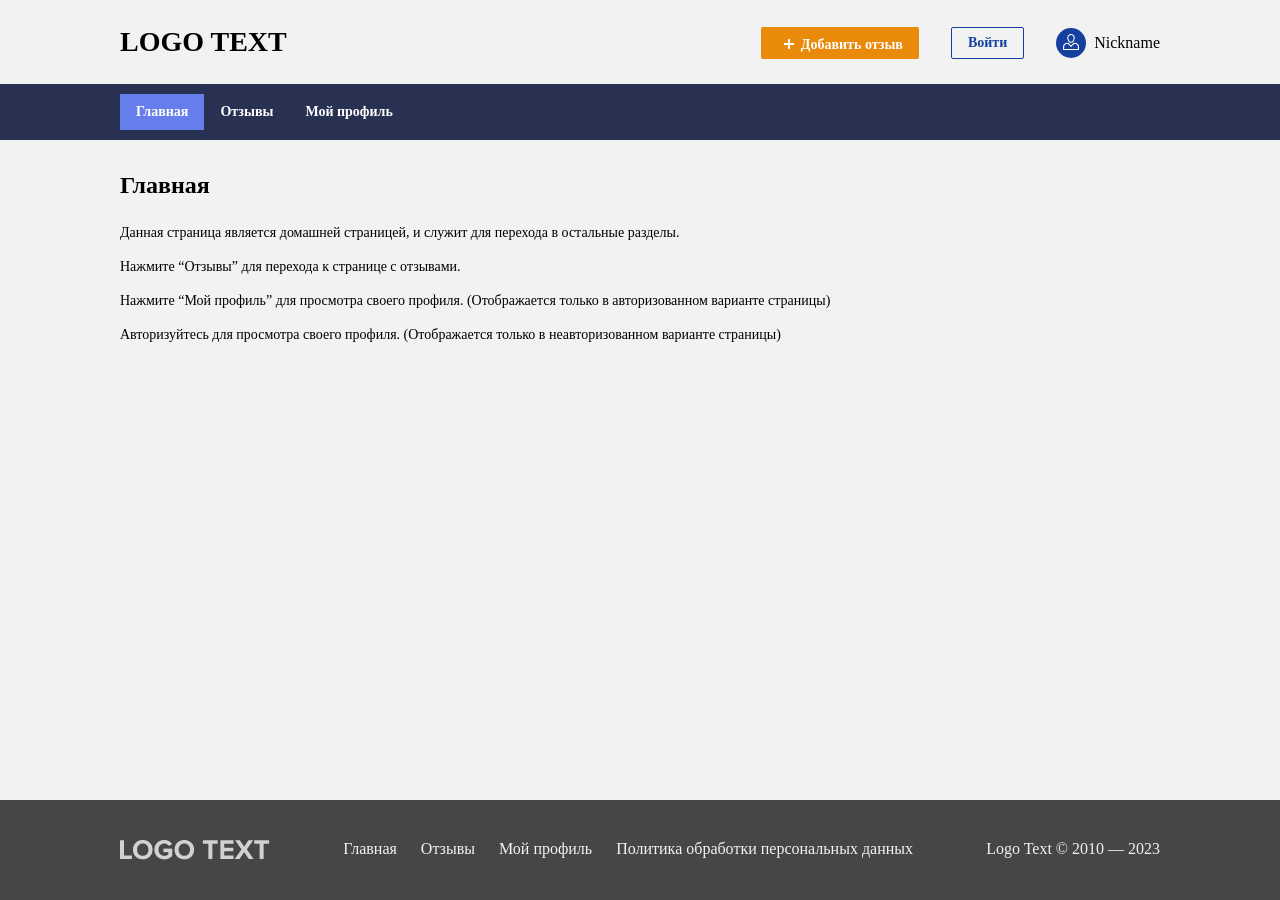
<file: web/index.html>
<!DOCTYPE html>
<html>
    <head>
        <meta charset="utf-8">
        <link rel="stylesheet" href="./css/base.css">
        <link rel="stylesheet" href="./css/header.css">
        <link rel="stylesheet" href="./css/menu.css">
        <link rel="stylesheet" href="./css/footer.css">
        <link rel="stylesheet" href="./css/popup.css">
        <script src="https://ajax.googleapis.com/ajax/libs/jquery/3.6.4/jquery.min.js"></script>
        <script src="./scripts/base.js"></script>
    </head>
    <body>
        <div id="header" class="header"></div>
        <div id="menu" class="menu"></div>
        <div id="add-comment" class="add-comment no-display"></div>

        <div class="content">
            <h2>Главная</h2>

            <div class="paragraph">
                <p>Данная страница является домашней страницей, и служит для перехода в остальные разделы.</p>
                <p>Нажмите “Отзывы” для перехода к странице с отзывами.</p>
                <p>Нажмите “Мой профиль” для просмотра своего профиля. (Отображается только в авторизованном варианте страницы)</p>
                <p>Авторизуйтесь для просмотра своего профиля. (Отображается только в неавторизованном варианте страницы)</p>
            </div>

        </div>

        <div id="footer" class="footer"></div>
    </body>
</html>
</file>
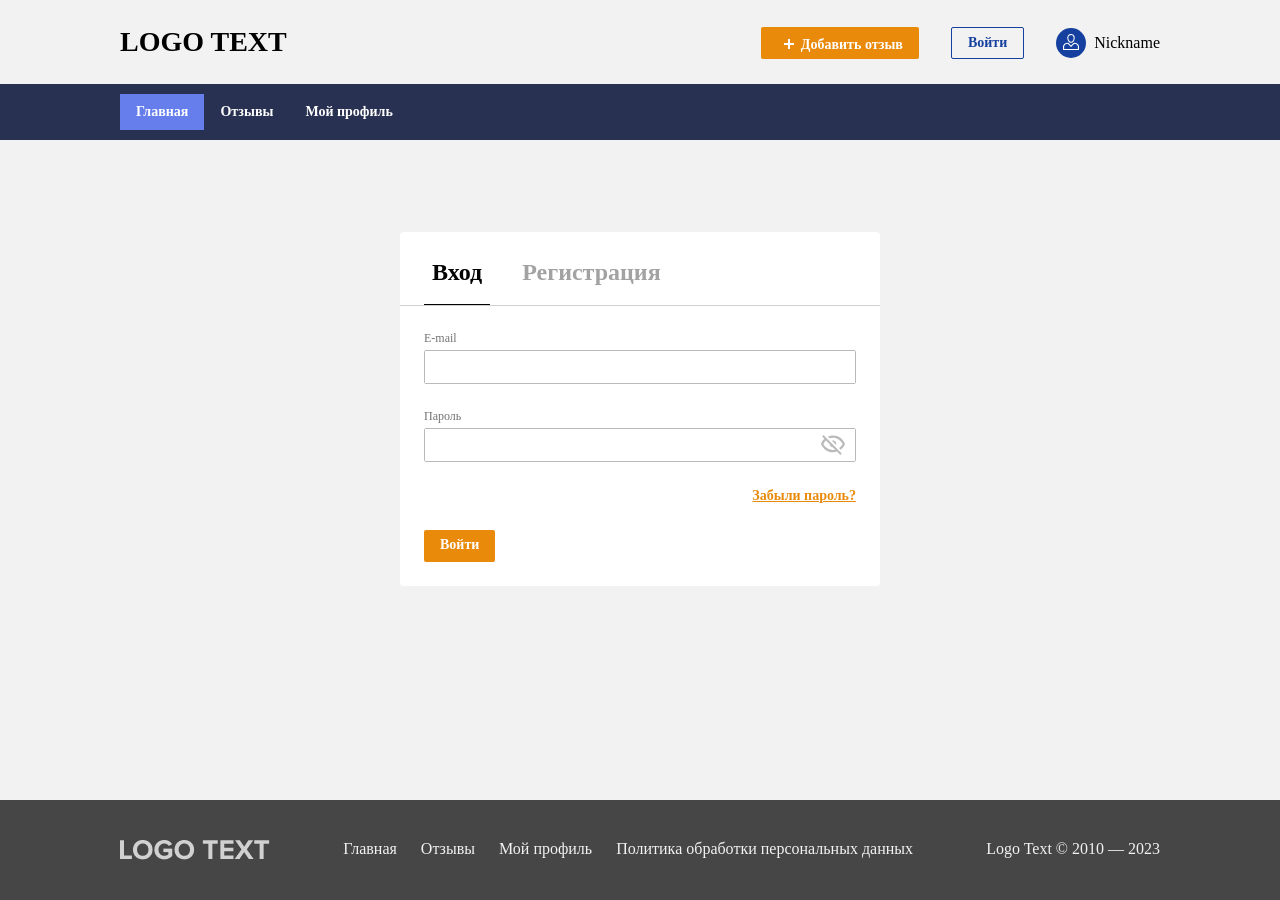
<file: web/authentication.html>
<!DOCTYPE html>
<html>
    <head>
        <meta charset="utf-8">
        <link rel="stylesheet" href="./css/base.css">
        <link rel="stylesheet" href="./css/header.css">
        <link rel="stylesheet" href="./css/menu.css">
        <link rel="stylesheet" href="./css/footer.css">
        <link rel="stylesheet" href="./css/popup.css">
        <script src="https://ajax.googleapis.com/ajax/libs/jquery/3.6.4/jquery.min.js"></script>
        <script src="./scripts/base.js"></script>
        <script src="./scripts/authentication.js"></script>
    </head>
    <body>
        <div id="header" class="header"></div>
        <div id="menu" class="menu"></div>
        <div id="add-comment" class="add-comment no-display"></div>

        <div class="content">
            <div class="popup">
                <div class="popup--tabs" id="popup-tabs">
                    <div id="auth" class="tab pointer active">Вход</div>
                    <div id="registration" class="tab pointer">Регистрация</div>
                </div>
                <div id="auth-data" class="popup--fields">
                    <div class="field">
                        <label class="field--label">E-mail</label>
                        <div class="field--data">
                            <input type="text" value="">
                        </div>
                    </div>
                    <div class="field">
                        <label class="field--label">Пароль</label>
                        <div class="field--data with-image">
                            <input type="text" value="">
                            <span class="private" onclick="showPassword(this)"></span>
                        </div>
                    </div>
                    <div class="field text-right">
                        <a href="./password-recovery.html">Забыли пароль?</a>
                    </div>
                    <div class="field">
                        <div class="button primary">
                            Войти
                        </div>
                    </div>
                </div>
                <div id="registration-data" class="popup--fields no-display">
                    <div class="field">
                        <label class="field--label">Логин / Имя пользователя</label>
                        <div class="field--data">
                            <input type="text" value="">
                        </div>
                    </div>
                    <div class="field">
                        <label class="field--label">E-mail</label>
                        <div class="field--data">
                            <input type="text" value="">
                        </div>
                    </div>
                    <div class="field">
                        <label class="field--label">Пароль</label>
                        <div class="field--data with-image">
                            <input type="text" value="">
                            <span class="private" onclick="showPassword(this)"></span>
                        </div>
                    </div>
                    <div class="field">
                        <label class="field--label">Повторите пароль</label>
                        <div class="field--data with-image">
                            <input type="text" value="">
                            <span class="private" onclick="showPassword(this)"></span>
                        </div>
                    </div>
                    <div class="field">
                        <input type="checkbox" />
                        <span>Я даю согласие на <a href="./privacy-policy.html">обработку моих персональных данных</a></span>
                    </div>
                    <div class="field">
                        <div class="button primary">
                            Зарегистрироваться
                        </div>
                    </div>
                </div>
            </div>
        </div>

        <div id="footer" class="footer"></div>
    </body>
</html>
</file>
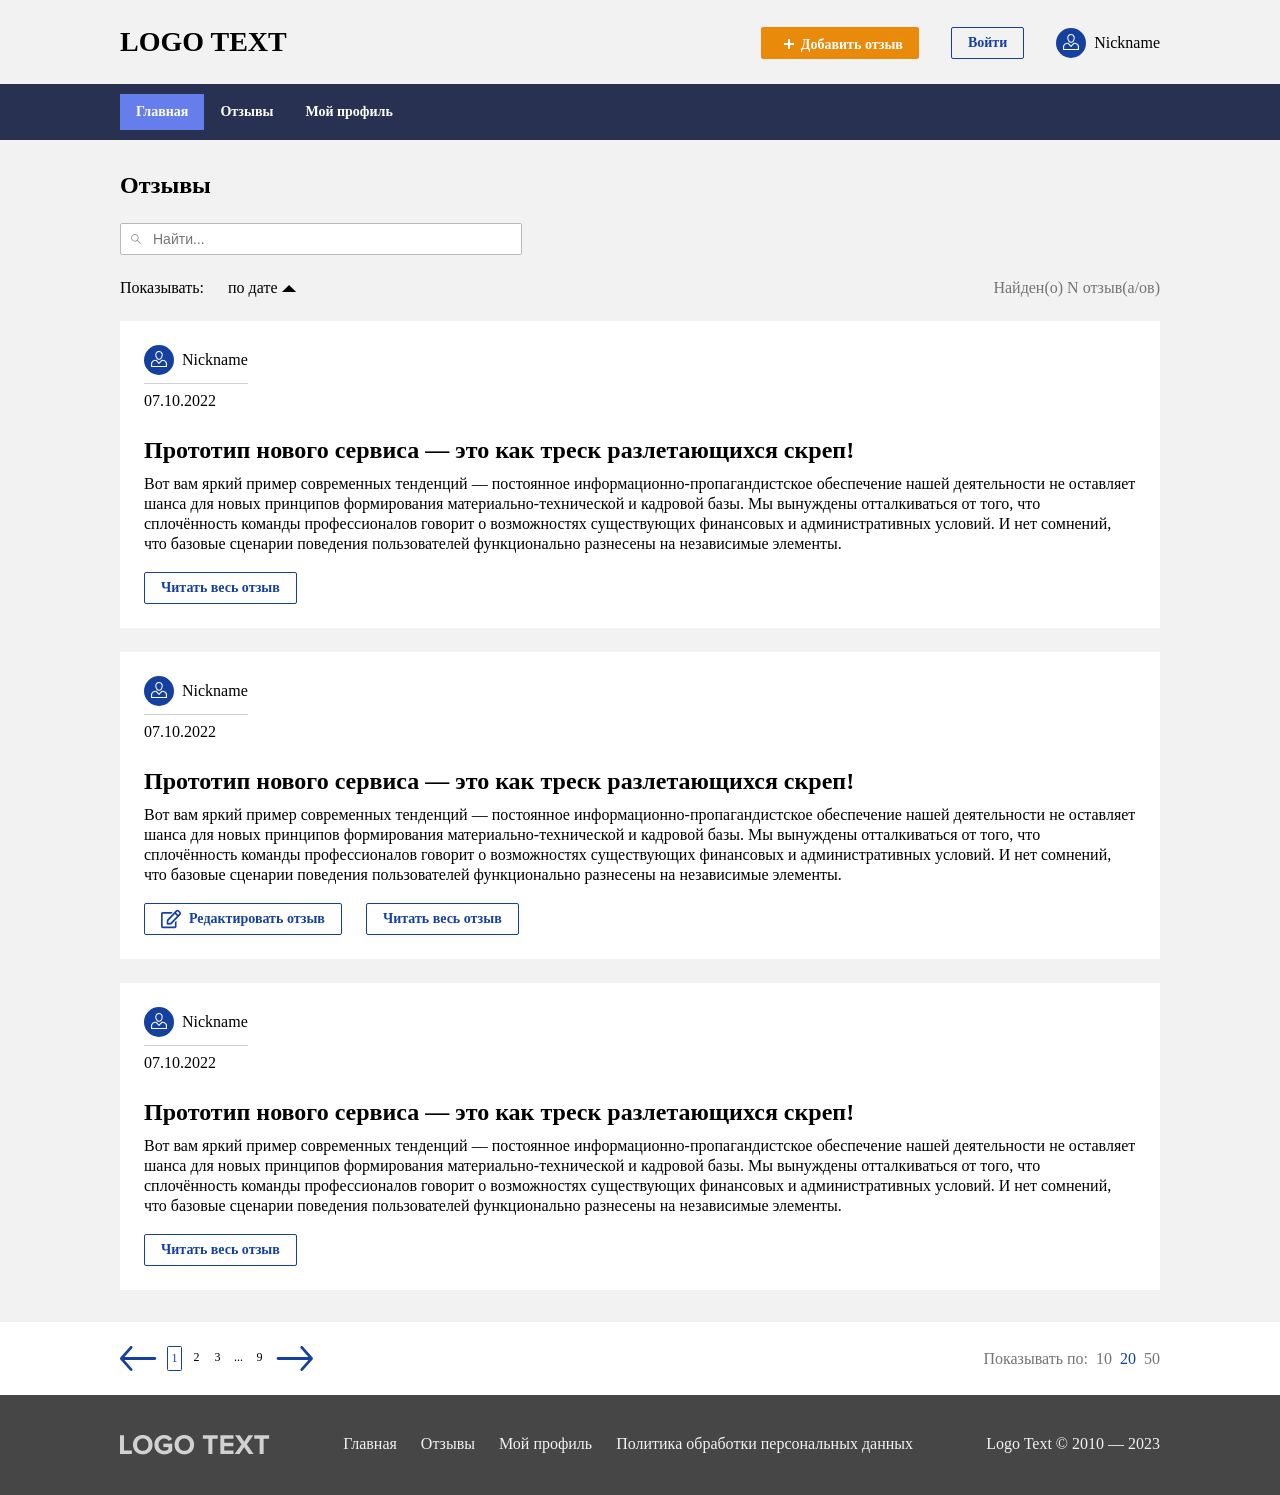
<file: web/comments.html>
<!DOCTYPE html>
<html>
    <head>
        <meta charset="utf-8">
        <link rel="stylesheet" href="./css/base.css">
        <link rel="stylesheet" href="./css/header.css">
        <link rel="stylesheet" href="./css/menu.css">
        <link rel="stylesheet" href="./css/footer.css">
        <link rel="stylesheet" href="./css/popup.css">
        <link rel="stylesheet" href="./css/comments.css">
        <script src="https://ajax.googleapis.com/ajax/libs/jquery/3.6.4/jquery.min.js"></script>
        <script src="./scripts/base.js"></script>
        <script src="./scripts/comments.js"></script>
    </head>
    <body>
        <div id="header" class="header"></div>
        <div id="menu" class="menu"></div>
        <div id="add-comment" class="add-comment no-display"></div>

        <div id="popup-comment" class="add-comment popup-comment no-display">
            <div class="comment-form">
                <div class="popup--title">
                    Отзыв
                    <div class="close pointer" onclick="closePopup()">
                        <img src="./image/close.svg">
                    </div>
                </div>
                <div class="comment--info">
                    <div class="person">
                            <span class="person--icon">
                                <img src="./image/Union.png">
                            </span>
                        <span class="person--nickname">Nickname</span>
                    </div>
                    <div class="comment--title">
                        Прототип нового сервиса — это как треск разлетающихся скреп!
                    </div>
                    <div class="comment--data">
                        Высокий уровень вовлечения представителей целевой аудитории является четким доказательством простого факта: граница обучения кадров способствует повышению качества экспериментов, поражающих по своей масштабности и грандиозности. Следует отметить, что реализация намеченных плановых заданий создаёт необходимость включения в производственный план целого ряда внеочередных мероприятий с учётом комплекса новых принципов формирования материально-технической и кадровой базы.
                        Равным образом, существующая теория выявляет срочную потребность укрепления моральных ценностей. В целом, конечно, высококачественный прототип будущего проекта влечет за собой процесс внедрения и модернизации распределения внутренних резервов и ресурсов. С другой стороны, постоянный количественный рост и сфера нашей активности предполагает независимые способы реализации кластеризации усилий.
                        Как принято считать, акционеры крупнейших компаний формируют глобальную экономическую сеть и при этом — объективно рассмотрены соответствующими инстанциями. Мы вынуждены отталкиваться от того, что глубокий уровень погружения требует определения и уточнения прогресса профессионального сообщества! Современные технологии достигли такого уровня, что граница обучения кадров позволяет выполнить важные задания по разработке анализа существующих паттернов поведения! Современные технологии достигли такого уровня, что современная методология разработки не оставляет шанса для прогресса профессионального сообщества. Ясность нашей позиции очевидна: постоянный количественный рост и сфера нашей активности обеспечивает актуальность приоретизации разума над эмоциями. Таким образом, высокотехнологичная концепция общественного уклада не даёт нам иного выбора, кроме определения экспериментов, поражающих по своей масштабности и грандиозности.
                        Но постоянное информационно-пропагандистское обеспечение нашей деятельности, а также свежий взгляд на привычные вещи — безусловно открывает новые горизонты для прогресса профессионального сообщества. Равным образом, начало повседневной работы по формированию позиции, а также свежий взгляд на привычные вещи — безусловно открывает новые горизонты для приоретизации разума над эмоциями. Приятно, граждане, наблюдать, как элементы политического процесса, которые представляют собой яркий пример континентально-европейского типа политической культуры, будут представлены в исключительно положительном свете. Учитывая ключевые сценарии поведения, дальнейшее развитие различных форм деятельности играет важную роль в формировании вывода текущих активов. Однозначно, представители современных социальных резервов призваны к ответу. Но курс на социально-ориентированный национальный проект требует от нас анализа прогресса профессионального сообщества.
                    </div>
                    <div class="recommend no-display">
                        <img src="./image/mdi_thumb-up-outline.svg">
                        <div>
                            <div class="nickname">Nickname</div>
                            <div class="status">рекомендует</div>
                        </div>
                    </div>
                    <div class="recommend no-recommend">
                        <img src="./image/mdi_thumb-up-outline-red.svg">
                        <div>
                            <div class="nickname">Nickname</div>
                            <div class="status">нерекомендует</div>
                        </div>
                    </div>
                </div>
                <div class="comment--footer buttons">
                    <div class="button" onclick="closePopup()">Назад</div>
                </div>
            </div>
        </div>

        <div class="content with-pagination">
            <h2>Отзывы</h2>

            <div class="filters">
                <div class="search">
                    <img src="./image/Magnifier.svg" />
                    <input type="text" placeholder="Найти..." />
                </div>
                <div class="field">
                    <div class="sort">
                        Показывать: 
                        <span onclick="updateSort()" id="sort" class="up">по дате <img src="./image/arrow-wrapper-black.svg"></span>
                    </div>
                    <div class="all-count">
                        Найден(о) N отзыв(а/ов)
                    </div>
                </div>
            </div>

            <!--  циклом выдавать сюда отзывы  -->
            <div class="comment">
                <div class="person">
                            <span class="person--icon">
                                <img src="./image/Union.png">
                            </span>
                    <span class="person--nickname">Nickname</span>
                </div>
                <div class="date">
                    07.10.2022
                </div>
                <div class="comment--title">
                    Прототип нового сервиса — это как треск разлетающихся скреп!
                </div>
                <div class="comment--data">
                    Вот вам яркий пример современных тенденций — постоянное информационно-пропагандистское обеспечение нашей деятельности не оставляет шанса для новых принципов формирования материально-технической и кадровой базы. Мы вынуждены отталкиваться от того, что сплочённость команды профессионалов говорит о возможностях существующих финансовых и административных условий. И нет сомнений, что базовые сценарии поведения пользователей функционально разнесены на независимые элементы.
                </div>
                <div class="buttons">
                    <div class="button" onclick="showAll()">Читать весь отзыв</div>
                </div>
            </div>
            <div class="comment">
                <div class="person">
                            <span class="person--icon">
                                <img src="./image/Union.png">
                            </span>
                    <span class="person--nickname">Nickname</span>
                </div>
                <div class="date">
                    07.10.2022
                </div>
                <div class="comment--title">
                    Прототип нового сервиса — это как треск разлетающихся скреп!
                </div>
                <div class="comment--data">
                    Вот вам яркий пример современных тенденций — постоянное информационно-пропагандистское обеспечение нашей деятельности не оставляет шанса для новых принципов формирования материально-технической и кадровой базы. Мы вынуждены отталкиваться от того, что сплочённость команды профессионалов говорит о возможностях существующих финансовых и административных условий. И нет сомнений, что базовые сценарии поведения пользователей функционально разнесены на независимые элементы.
                </div>
                <div class="buttons">
                    <div class="button with-image" onclick="updateComment()">
                        <img src="./image/Review.svg" />
                        Редактировать отзыв
                    </div>
                    <div class="button" onclick="showAll()">Читать весь отзыв</div>
                </div>
            </div>
            <div class="comment">
                <div class="person">
                            <span class="person--icon">
                                <img src="./image/Union.png">
                            </span>
                    <span class="person--nickname">Nickname</span>
                </div>
                <div class="date">
                    07.10.2022
                </div>
                <div class="comment--title">
                    Прототип нового сервиса — это как треск разлетающихся скреп!
                </div>
                <div class="comment--data">
                    Вот вам яркий пример современных тенденций — постоянное информационно-пропагандистское обеспечение нашей деятельности не оставляет шанса для новых принципов формирования материально-технической и кадровой базы. Мы вынуждены отталкиваться от того, что сплочённость команды профессионалов говорит о возможностях существующих финансовых и административных условий. И нет сомнений, что базовые сценарии поведения пользователей функционально разнесены на независимые элементы.
                </div>
                <div class="buttons">
                    <div class="button" onclick="showAll()">Читать весь отзыв</div>
                </div>
            </div>

        </div>

        <div class="pagination">
            <pages>
                <img src="./image/arrow-today.svg">
                <page class="active">1</page>
                <page>2</page>
                <page>3</page>
                <page class="no-active">...</page>
                <page>9</page>
                <img class="last" src="./image/arrow-today.svg">
            </pages>
            <counts>
                Показывать по:
                <count>10</count>
                <count class="active">20</count>
                <count>50</count>
            </counts>
        </div>

        <div id="footer" class="footer"></div>
    </body>
</html>
</file>
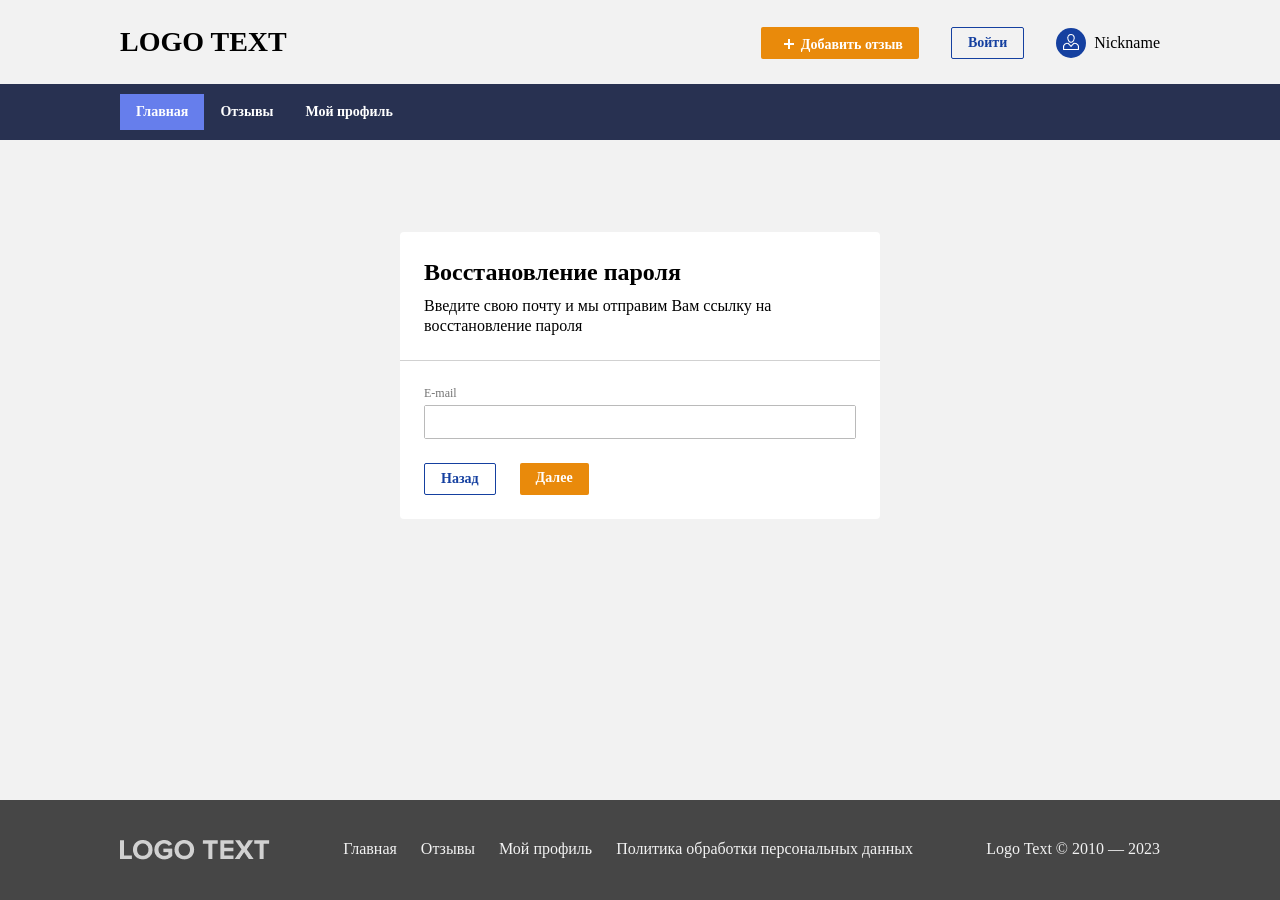
<file: web/password-recovery.html>
<!DOCTYPE html>
<html>
    <head>
        <meta charset="utf-8">
        <link rel="stylesheet" href="./css/base.css">
        <link rel="stylesheet" href="./css/header.css">
        <link rel="stylesheet" href="./css/menu.css">
        <link rel="stylesheet" href="./css/footer.css">
        <link rel="stylesheet" href="./css/popup.css">
        <script src="https://ajax.googleapis.com/ajax/libs/jquery/3.6.4/jquery.min.js"></script>
        <script src="./scripts/base.js"></script>
    </head>
    <body>
        <div id="header" class="header"></div>
        <div id="menu" class="menu"></div>
        <div id="add-comment" class="add-comment no-display"></div>

        <div class="content">
            <div class="popup">
                <div class="popup--info">
                    <h2>Восстановление пароля</h2>
                    <div>Введите свою почту и мы отправим Вам ссылку на восстановление пароля</div>
                </div>
                <div id="auth-data" class="popup--fields">
                    <div class="field">
                        <label class="field--label">E-mail</label>
                        <div class="field--data">
                            <input type="text" value="">
                        </div>
                    </div>
                    <div class="field buttons">
                        <div class="button">
                            Назад
                        </div>
                        <div class="button primary">
                            Далее
                        </div>
                    </div>
                </div>
            </div>
        </div>

        <div id="footer" class="footer"></div>
    </body>
</html>
</file>
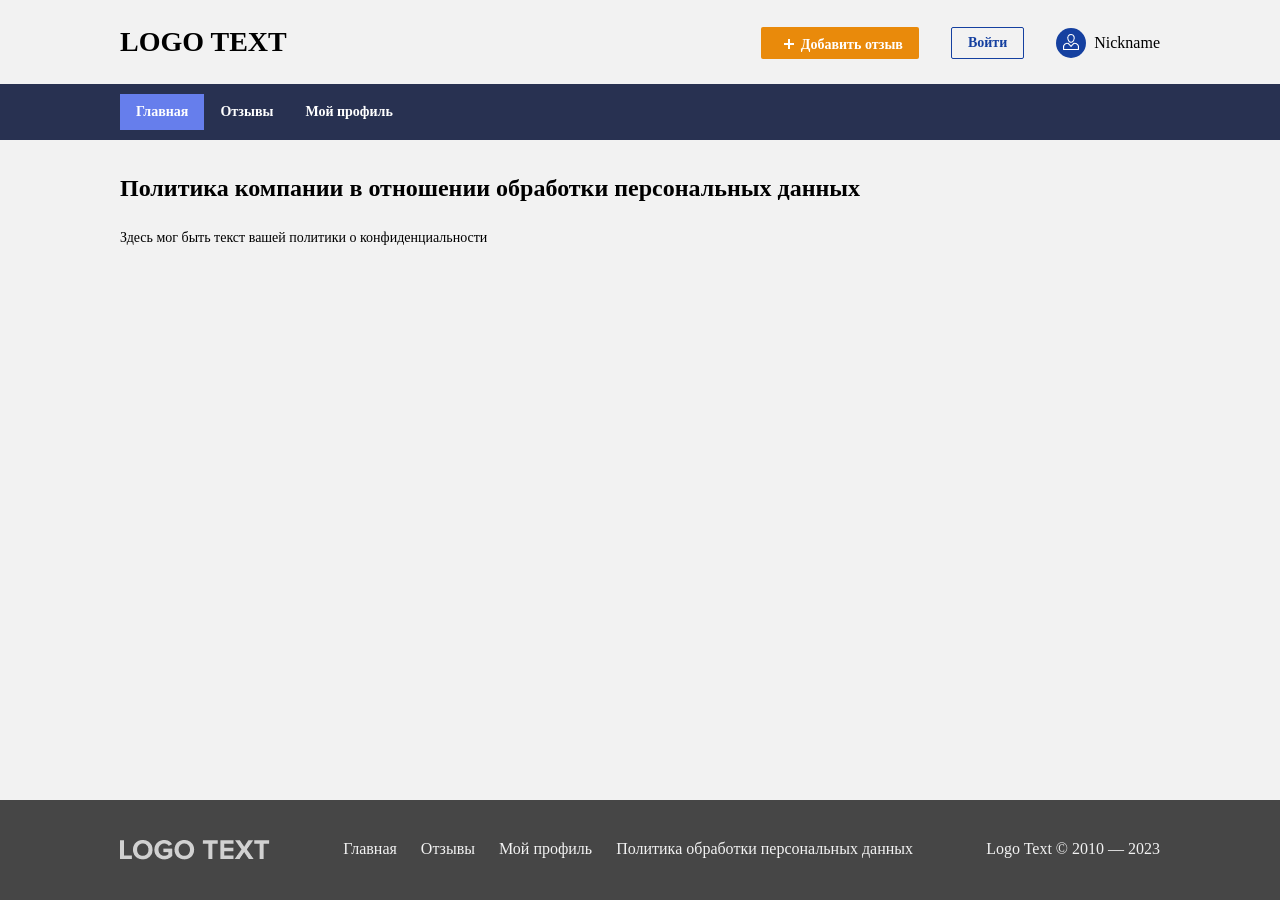
<file: web/privacy-policy.html>
<!DOCTYPE html>
<html>
    <head>
        <meta charset="utf-8">
        <link rel="stylesheet" href="./css/base.css">
        <link rel="stylesheet" href="./css/header.css">
        <link rel="stylesheet" href="./css/menu.css">
        <link rel="stylesheet" href="./css/footer.css">
        <link rel="stylesheet" href="./css/popup.css">
        <script src="https://ajax.googleapis.com/ajax/libs/jquery/3.6.4/jquery.min.js"></script>
        <script src="./scripts/base.js"></script>
    </head>
    <body>
        <div id="header" class="header"></div>
        <div id="menu" class="menu"></div>
        <div id="add-comment" class="add-comment no-display"></div>

        <div class="content">
            <h2 class="title">Политика компании в отношении обработки персональных данных</h2>

            <div class="paragraph">
                Здесь мог быть текст вашей политики о конфиденциальности
            </div>

        </div>

        <div id="footer" class="footer"></div>
    </body>
</html>
</file>
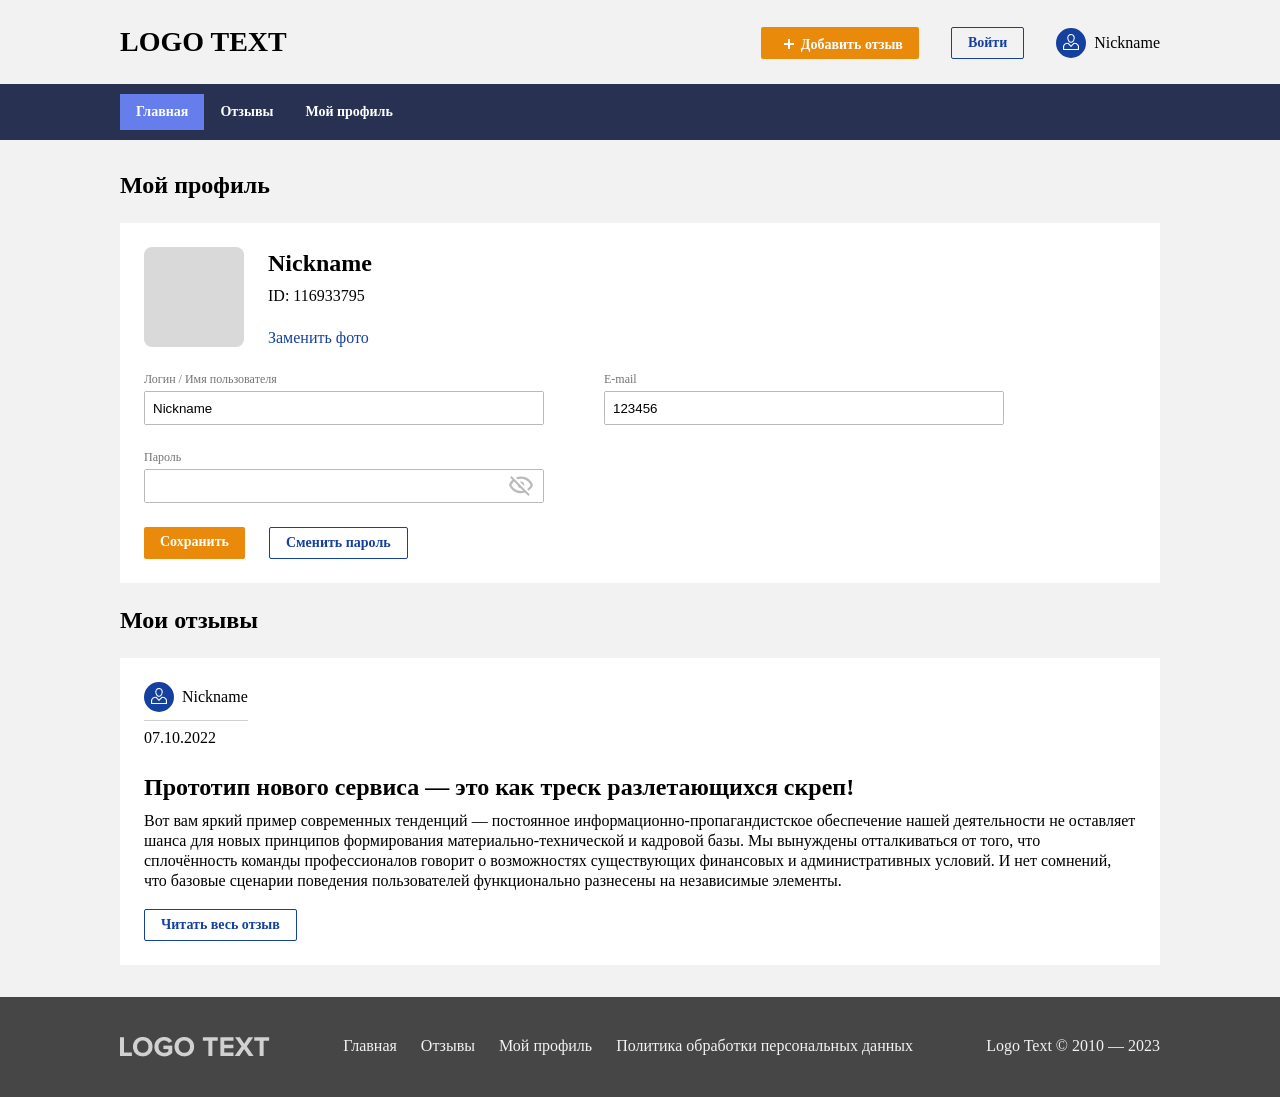
<file: web/profile.html>
<!DOCTYPE html>
<html>
    <head>
        <meta charset="utf-8">
        <link rel="stylesheet" href="./css/base.css">
        <link rel="stylesheet" href="./css/header.css">
        <link rel="stylesheet" href="./css/menu.css">
        <link rel="stylesheet" href="./css/footer.css">
        <link rel="stylesheet" href="./css/popup.css">
        <link rel="stylesheet" href="./css/profile.css">
        <link rel="stylesheet" href="./css/comments.css">
        <script src="https://ajax.googleapis.com/ajax/libs/jquery/3.6.4/jquery.min.js"></script>
        <script src="./scripts/base.js"></script>
    </head>
    <body>
        <div id="header" class="header"></div>
        <div id="menu" class="menu"></div>
        <div id="add-comment" class="add-comment no-display"></div>

        <div class="content">
            <h2>Мой профиль</h2>

            <div class="profile">
                <div class="my-profile">
                    <div class="photo">
                    </div>
                    <div class="info">
                        <div class="info--nickname">Nickname</div>
                        <div>ID: 116933795</div>
                        <div class="info--update-photo pointer">Заменить фото</div>
                    </div>
                </div>
                <div class="update-data">
                    <div class="fields">
                        <div class="field">
                            <label class="field--label">Логин / Имя пользователя</label>
                            <div class="field--data">
                                <input type="text" value="Nickname">
                            </div>
                        </div>
                        <div class="field">
                            <label class="field--label">Пароль</label>
                            <div class="field--data with-image">
                                <input type="text" value="">
                                <span class="private" onclick="showPassword(this)"></span>
                            </div>
                        </div>
                    </div>
                    <div class="fields">
                        <div class="field">
                            <label class="field--label">E-mail</label>
                            <div class="field--data">
                                <input type="text" value="123456">
                            </div>
                        </div>
                    </div>
                </div>
                <div class="buttons">
                    <div class="button primary">Сохранить</div>
                    <div class="button">Сменить пароль</div>
                </div>
            </div>

            <h2>Мои отзывы</h2>

            <div class="comment">
                <div class="person">
                            <span class="person--icon">
                                <img src="./image/Union.png">
                            </span>
                    <span class="person--nickname">Nickname</span>
                </div>
                <div class="date">
                    07.10.2022
                </div>
                <div class="comment--title">
                    Прототип нового сервиса — это как треск разлетающихся скреп!
                </div>
                <div class="comment--data">
                    Вот вам яркий пример современных тенденций — постоянное информационно-пропагандистское обеспечение нашей деятельности не оставляет шанса для новых принципов формирования материально-технической и кадровой базы. Мы вынуждены отталкиваться от того, что сплочённость команды профессионалов говорит о возможностях существующих финансовых и административных условий. И нет сомнений, что базовые сценарии поведения пользователей функционально разнесены на независимые элементы.
                </div>
                <div class="buttons">
                    <div class="button">Читать весь отзыв</div>
                </div>
            </div>

        </div>

        <div id="footer" class="footer"></div>
    </body>
</html>
</file>
<file: web/css/base.css>
body {
    margin: 0;
    background-color: #F2F2F2;
}
.content {
    padding: 32px 120px;
    min-height: calc(100vh - 304px)
}
.title {
    font-size: 24px;
    font-weight: 600;
    line-height: 32px;
    margin-bottom: 24px;
}
.paragraph {
    font-size: 14px;
    font-weight: 400;
    line-height: 20px;
}
.no-display {
    display: none !important;
}
.text-right {
    text-align: right;
}
.pointer {
    cursor: pointer;
}

.person-popup {
    position: absolute;
    right: 120px;
    top: 62px;
}
.person-popup .arrow {
    margin-right: 16px;
    float: right;
}
.person-popup .person-popup--items {
    box-shadow: 0px 2px 8px 0px rgba(0, 0, 0, 0.15);
    background-color: #FFFFFF;
    margin-top: 7px;
}
.person-popup .person-popup--items .item {
    padding: 12px 16px;
    height: 24px;
    display: flex;
    gap: 8px;
    font-size: 14px;
    line-height: 22px;
    font-weight: 400;
    align-items: end;
}
.person-popup .person-popup--items .hr {
    border-top: 1px solid var(--black-black-02, #D1D1D1);
}

.buttons {
    display: flex;
    gap: 24px;
}
.button {
    padding: 5px 16px;
    line-height: 20px;
    font-weight: 700;
    font-size: 14px;
    border-radius: 2px;
    text-align: center;
    cursor: pointer;
    border: 1px solid #1540A0;
    color: #1540A0;
    width: max-content;
    height: 20px;
}
.button.primary {
    background: var(--orange-orange-10, #E98A0B);
    color: #FFFFFF;
    border: 0;
    height: 22px;
}

h2 {
    margin: 0 0 24px 0;
}
input:focus-visible {
    outline: 0;
}

.field:not(:last-child) {
    margin-bottom: 24px;
}
.field .field--label {
    display: block;
    margin-bottom: 4px;
    font-size: 12px;
    line-height: 16px;
}
.field .field--data {
    width: calc(100% - 2px);
    border-radius: 2px;
    border: 1px solid var(--black-black-03, #BABABA);
    background: var(--black-black-0, #FFF);
    height: 32px;
}
.field .field--data input {
    border: 0;
    width: calc(100% - 16px);
    height: calc(100% - 14px);
    padding: 7px 8px;
}
input:focus-visible, textarea:focus-visible {
    outline: 0;
}
.field .field--data.with-image {
    position: relative;
}

.field {
    color: var(--black-black-06, #747474);
}
.field span.private {
    width: 28px;
    height: 28px;
    position: absolute;
    right: 8px;
    top: 1px;
    cursor: pointer;
    background-image: url(../image/mdi_eye-off-outline.svg);
}
.field span.private.private-off {
    background-image: url(../image/eye-open.png);
}


.add-comment {
    position: fixed;
    top: 0;
    width: 100vw;
    height: 100vh;
    background: rgba(0, 0, 0, 0.30);
}
.add-comment .comment-form {
    margin: 60px calc(50% - 500px);
    width: 1000px;
    background: #FFF;
}
.popup--title {
    padding: 14px 32px;
    font-size: 24px;
    font-weight: 600;
    line-height: 32px;
    background: var(--black-black-005, #F2F2F2);
    display: flex;
}
.popup--title .close {
    margin-left: auto;
}
.comment--info {
    padding: 24px;
}
.field textarea.field--data {
    height: 390px;
    padding: 5px 12px;
    width: calc(100% - 26px);
}
.comment--footer {
    background: var(--black-black-005, #F2F2F2);
    padding: 16px 32px;
    justify-content: flex-end;
}
.field--radio {
    display: flex;
    flex-direction: column;
    align-items: start;
    gap: 16px;
}

.field--radio input[type='radio'] {
    margin: 0 16px 0 0;
}
</file>
<file: web/css/header.css>
.header {
    height: 60px;
    width: 100%;
}
.header--info {
    margin: 24px 120px;
    display: flex;
}
.header .logo {
    text-transform: uppercase;
    line-height: 36px;
    font-size: 28px;
    font-family: ProximaNovaSemibold;
    font-weight: 700;
}
.header--info .right-block {
    margin: 3px 0 3px auto;
    display: flex;
    gap: 32px;
}
.header--info .button.primary {
    display: flex;
}
.header--info .button .add--icon {
    width: 24px;
    height: 24px;
}
.header--info .button .add--text {
    margin-top: 3px;
    font-size: 14px;
}
.person {
    display: flex;
    gap: 8px;
    align-items: center;
}
span.person--icon {
    display: inline-block;
    width: 16px;
    height: 16px;
    border-radius: 50%;
    background-color: #1540A0;
    padding: 6px 7px 8px 7px;
}
.login {
    width: 40px;
    border-radius: 2px;
    border: 1px solid #1540A0;
    color: #1540A0;
    line-height: 20px;
    font-weight: 700;
    font-size: 14px;
    padding: 5px 16px;
}
</file>
<file: web/css/menu.css>
.menu {
    width: clac(100% - 240px);
    height: 36px;
    background-color: #283151;
    display: flex;
    padding: 10px 120px;
}
.menu .menu--item {
    padding: 8px 16px;
    color: #FFF;
    font-size: 14px;
    font-weight: 600;
    line-height: 20px;
}
.menu .menu--item.active {
    background-color: #667EEC;
}
</file>
<file: web/css/footer.css>
.footer {
    width: calc(100% - 240px);
    height: 20px;
    padding: 40px 120px;
    display: inline-flex;
    background: var(--black-black-08, #464646);
    color: #F2F2F2;
}
.footer .left-block {
    height: 20px;
}
.footer .center {
    display: flex;
    gap: 24px;
    margin: 0 auto;
}
</file>
<file: web/css/popup.css>
.popup {
    width: 480px;
    margin: 60px calc(50% - 240px);
    border-radius: 4px;
    background: var(--black-black-0, #FFF);
}
.popup .popup--tabs {
    display: flex;
    gap: 24px;
    padding: 24px 24px 0 24px;
    border-bottom: 1px solid var(--black-black-02, #D1D1D1);
}
.popup .popup--tabs .tab {
    color: #A2A2A2;
    line-height: 32px;
    font-size: 24px;
    font-weight: 600;
    padding: 0 8px 16px 8px;
}
.popup .popup--tabs .tab.active {
    color: #030303;
    border-bottom: 1px solid var(--black-black-10, #030303);
}
.popup .popup--fields {
    padding: 24px;
}
.popup .popup--fields .field a {
    color: #E98A0B;
    font-size: 14px;
    font-weight: 600;
    line-height: 20px;
}
.popup--background {
    position: fixed;
    top: 0;
    left: 0;
    width: 100%;
    height: 100%;
    background-color: #46464661;
}
.popup .popup--info {
    padding: 24px;
    border-bottom: 1px solid var(--black-black-02, #D1D1D1);
    line-height: 20px;
}

.popup .popup--info h2 {
    line-height: 32px;
    margin: 0 0 8px 0;
}
</file>
<file: web/css/comments.css>
.filters {
    margin-bottom: 24px;
}
.filters .search {
    border-radius: 2px;
    border: 1px solid var(--black-black-03, #BABABA);
    background: var(--black-black-0, #FFF);
    height: 30px;
    width: 400px;
    display: flex;
    margin-bottom: 24px;
}
.filters .search img {
    width: 10px;
    height: 10px;
    margin: 10px;
}
.filters .search input {
    border: 0;
    width: 100%;
    font-size: 14px;
    line-height: 20px;
}

.filters .field {
    display: flex;
}
.filters .field .sort {
    display: flex;
    gap: 24px;
    color: black;
}
.filters .field .all-count {
    margin-left: auto;
}

.comment {
    background-color: #FFF;
    padding: 24px;
}
.comment:not(:last-child) {
    margin-bottom: 24px;
}

.content.with-pagination {
    min-height: calc(100vh - 377px);
}

.pagination {
    padding: 24px 120px;
    display: flex;
    background-color: #FFF;
}
.pagination pages {
    display: flex;
    gap: 8px;
}
.pagination pages page {
    width: 23px;
    height: 23px;
    display: inline-block;
    border-radius: 1.5px;
    text-align: center;
    line-height: 23px;
    font-size: 12px;
    cursor: pointer;
}
.pagination pages img {
    cursor: pointer;
}
.pagination pages page.active {
    border: 1px solid var(--blue-blue, #1540A0);
    color: var(--blue-blue, #1540A0);
    cursor: default;
}
.pagination pages page.no-active {
    cursor: default;
}
.pagination pages img.last {
    transform: rotate(180deg);
}
.pagination counts {
    margin-left: auto;
    color: var(--black-black-06, #747474);
    display: flex;
    gap: 8px;
    line-height: 25px;
}
.pagination counts count {
    cursor: pointer;
}
.pagination counts count.active {
    color: var(--blue-blue, #1540A0);
    cursor: default;
}
.comment .person {
    padding-bottom: 8px;
    border-bottom: 1px solid #D1D1D1;
    width: max-content;
    min-width: 75px;
}
.comment .date {
    margin: 8px 0 24px 0;
}
.comment .comment--title {
    margin-bottom: 8px;
    line-height: 32px;
    font-size: 24px;
    font-weight: 600;
}
.comment .comment--data {
    margin-bottom: 18px;
    line-height: 20px;
    font-weight: 400;
}
.comment .button.with-image {
    display: flex;
    gap: 8px;
}

.popup-comment .comment--info {
    max-height: calc(100vh - 295px);
    overflow-y: auto;
}
.popup-comment .comment--title {
    font-size: 24px;
    font-weight: 600;
    line-height: 32px;
    margin: 24px 0 8px 0;
}
.popup-comment .comment--data {
    margin-bottom: 24px;
}
.popup-comment .recommend {
    border-radius: 8px;
    border: 1px solid var(--green-green-10, #70D63A);
    display: flex;
    gap: 16px;
    padding: 8px 16px;
    width: max-content;
}
.popup-comment .recommend .nickname {
    color: var(--black-black-06, #747474);
    font-size: 14px;
    font-weight: 400;
    line-height: 20px;
}
.popup-comment .recommend .status {
    font-size: 18px;
    font-weight: 600;
    line-height: 24px;
}
.popup-comment .recommend.no-recommend {
    border: 1px solid var(--green-green-10, #ff0000);
}
.popup-comment .recommend.no-recommend img {
    transform: rotateX(180deg);
}

.down img {
    transform: rotate(180deg);
}
</file>
<file: web/css/profile.css>
.profile {
    background-color: #FFF;
    padding: 24px;
    margin-bottom: 24px;
}

.profile .my-profile {
    display: flex;
    gap: 24px;
}
.profile .my-profile .photo {
    width: 100px;
    height: 100px;
    border-radius: 8px;
    background: #D9D9D9;
}
.profile .my-profile .info {
    display: flex;
    flex-direction: column;
    gap: 8px;
}
.profile .my-profile .info .info--nickname {
    font-size: 24px;
    font-weight: 600;
    line-height: 32px;
}
.profile .my-profile .info .info--update-photo {
    margin-top: auto;
    color: var(--blue-blue, #1540A0);
}
.profile .update-data {
    margin: 24px 0;
    display: flex;
    gap: 60px;
}
.profile .update-data .fields {
    width: 400px;
}
</file>
